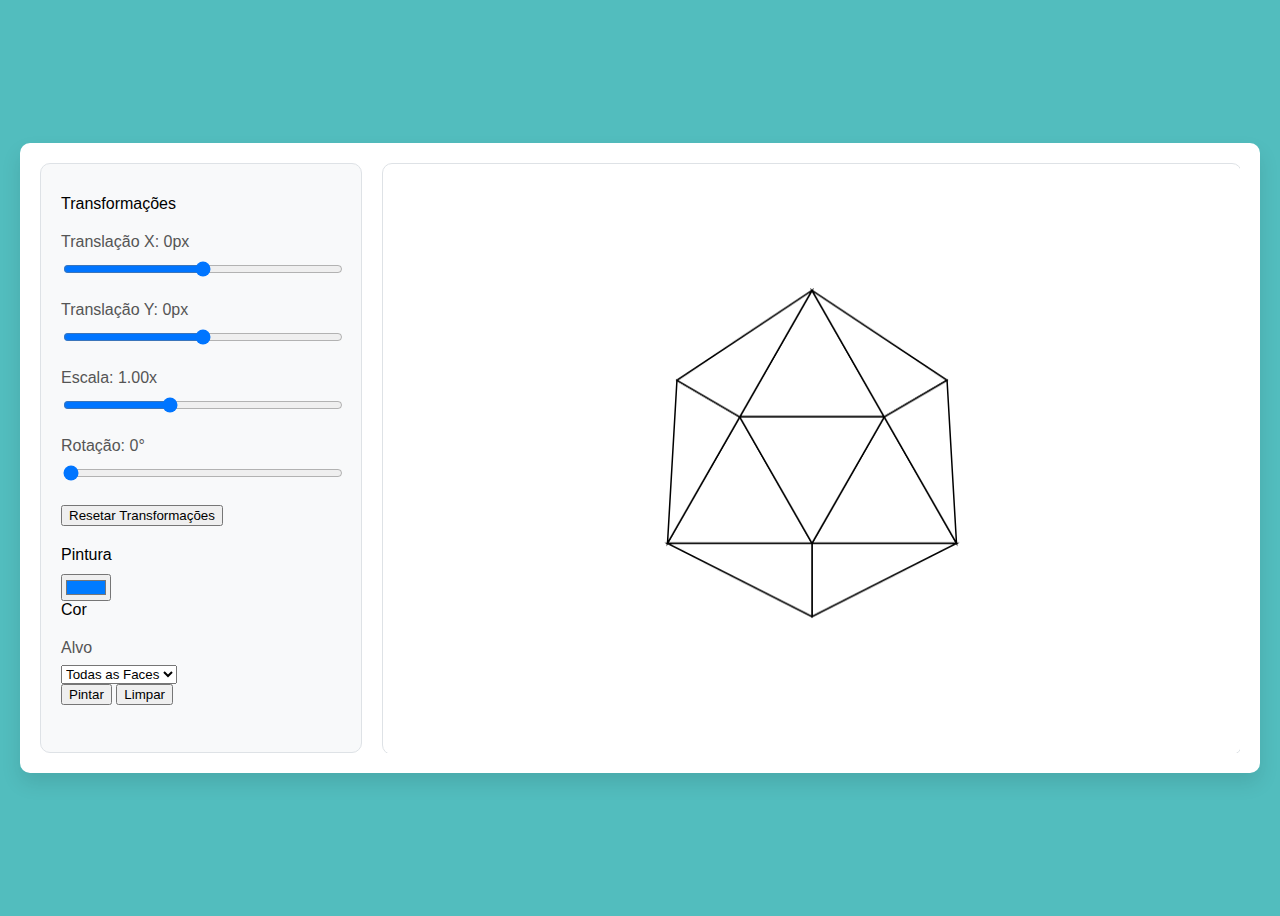
<file: ProjetoICG3bim/index.html>
<!DOCTYPE html>
<html lang="pt-br">
<head>
    <meta charset="UTF-8">
    <meta name="viewport" content="width=device-width, initial-scale=1.0">
    <title>Projeto 3 bim</title>
    <link rel="stylesheet" href="style.css">
    <script src="script.js"></script>
</head>
<body>
    <div class="container">
        <section class="tools-board">
            <div class="row">
                <h3 class="title">Transformações</h3>
                <div class="control-group">
                    <label for="translateX">Translação X: <span id="translateXValue">0</span>px</label>
                    <input type="range" id="translateX" min="-250" max="250" value="0">
                </div>
                <div class="control-group">
                    <label for="translateY">Translação Y: <span id="translateYValue">0</span>px</label>
                    <input class="vertical-slider"type="range" id="translateY" min="-250" max="250" value="0">
                </div>
                <div class="control-group">
                    <label for="scale">Escala: <span id="scaleValue">1.00</span>x</label>
                    <input type="range" id="scale" min="10" max="250" value="100">
                </div>
                <div class="control-group">
                    <label for="rotation">Rotação: <span id="rotationValue">0</span>°</label>
                    <input type="range" id="rotation" min="0" max="360" value="0" step="1">
                </div>
                <div class="control-group">
                    <button id="reset-btn">Resetar Transformações</button>
                </div>
            </div>
            <!-- Controles de Pintura -->
            <div class="row">
                <h3 class="title">Pintura</h3>
                <div class="paint-controls">
                    <div class="color-picker-wrapper">
                        <input type="color" id="color-picker" value="#007bff">
                        <div id="color-display" title="Selecionar cor"></div>
                        <label for="color-picker">Cor</label>
                    </div>
                    <div class="control-group">
                        <label for="face-selector">Alvo</label>
                        <select id="face-selector"></select>
                    </div>
                    <div class="button-group">
                        <button id="paint-btn">Pintar</button>
                        <button id="clear-paint-btn">Limpar</button>
                    </div>
                </div>
            </div>
        </section>
        <section class="drawing-board">
            <canvas id="mainCanvas"></canvas>
        </section>
    </div>
</body>
</html>
</file>
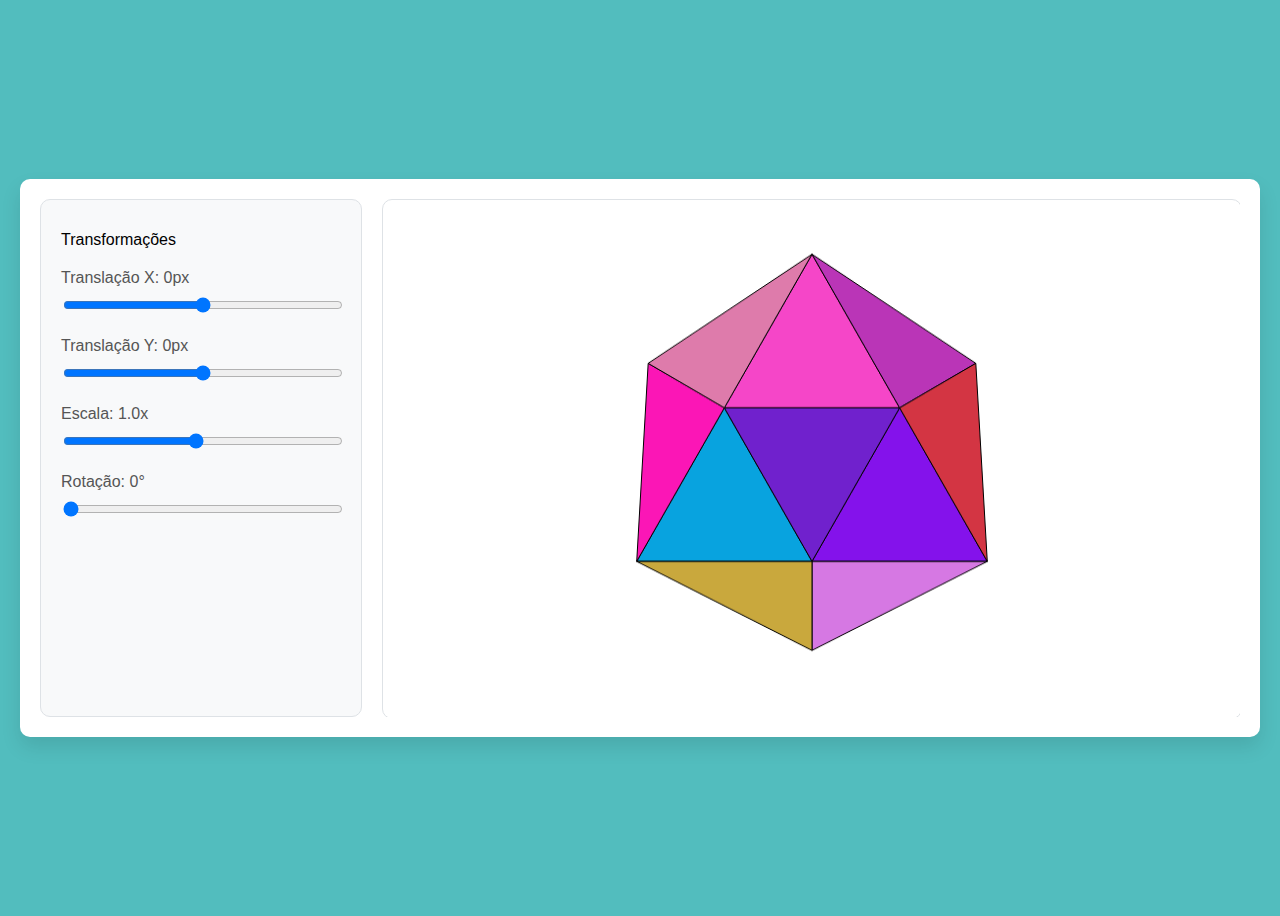
<file: atividade14.html>
<!DOCTYPE html>
<html lang="pt-br">
<head>
    <meta charset="UTF-8">
    <meta name="viewport" content="width=device-width, initial-scale=1.0">
    <title>Atividade 14</title>
    <style>
        body {
            display: flex;
            align-items: center;
            justify-content: center;
            min-height: 100vh;
            background: rgb(82, 189, 190);
            font-family: -apple-system, BlinkMacSystemFont, "Segoe UI", Roboto, Helvetica, Arial, sans-serif;
        }

        .container {
            display: flex;
            width: 95%;
            max-width: 1200px;
            gap: 20px;
            background: #fff;
            border-radius: 10px;
            padding: 20px;
            box-shadow: 0 10px 20px rgba(0, 0, 0, 0.1);
        }

        .tools-board {
            width: 280px;
            padding: 15px 20px;
            border-radius: 10px;
            background: #f8f9fa;
            border: 1px solid #dee2e6;
        }

        .tools-board .row {
            margin-bottom: 20px;
        }

        .row .title {
            font-size: 16px;
            font-weight: 500;
            margin-bottom: 10px;
        }

        .row .options {
            list-style: none;
            margin: 10px 0 0 5px;
            padding: 0;
        }

        .option #color-picker {
            opacity: 0;
            cursor: pointer;
            height: 0;
            width: 0;
        }

        .option #color-display {
            height: 40px;
            width: 40px;
            border-radius: 50%;
            border: 2px solid #fff;
            box-shadow: 0 0 5px rgba(0,0,0,0.2);
            cursor: pointer;
            transition: transform 0.2s;
        }

        .option #color-display:hover {
            transform: scale(1.1);
        }

        .control-group {
            margin-top: 20px;
        }

        .control-group label {
            display: block;
            margin-bottom: 8px;
            font-weight: 500;
            color: #555;
        }

        .control-group input[type="range"] {
            width: 100%;
            cursor: pointer;
        }

        .drawing-board {
            flex: 1;
            overflow: hidden;
        }

        .drawing-board canvas {
            width: 100%;
            height: 100%;
            border-radius: 10px;
            border: 1px solid #dee2e6;
        }
    </style>
</head>
<body>
    <div class="container">
        <section class="tools-board">
            <div class="row">
                <h3 class="title">Transformações</h3>
                <div class="control-group">
                    <label for="translateX">Translação X: <span id="translateXValue">0</span>px</label>
                    <input type="range" id="translateX" min="-200" max="200" value="0">
                </div>
                <div class="control-group">
                    <label for="translateY">Translação Y: <span id="translateYValue">0</span>px</label>
                    <input type="range" id="translateY" min="-200" max="200" value="0">
                </div>
                <div class="control-group">
                    <label for="scale">Escala: <span id="scaleValue">1.0</span>x</label>
                    <input type="range" id="scale" min="10" max="200" value="100">
                </div>
                <div class="control-group">
                    <label for="rotation">Rotação: <span id="rotationValue">0</span>°</label>
                    <input type="range" id="rotation" min="0" max="270" value="0" step="90">
                </div>
            </div>
        </section>
        <section class="drawing-board">
            <canvas id="mainCanvas" width="500" height="500"></canvas>
        </section>
    </div>
    <script>
        document.addEventListener('DOMContentLoaded', () => {
            const canvas = document.getElementById('mainCanvas');
            const ctx = canvas.getContext('2d');
            
            const controls = {
                translateX: document.getElementById('translateX'),
                translateY: document.getElementById('translateY'),
                scale: document.getElementById('scale'),
                rotation: document.getElementById('rotation'),
            };
            const values = {
                translateXValue: document.getElementById('translateXValue'),
                translateYValue: document.getElementById('translateYValue'),
                scaleValue: document.getElementById('scaleValue'),
                rotationValue: document.getElementById('rotationValue'),
            };

            let transformParams = { x: 0, y: 0, s: 1.0, r: 0 };
            let baseVertices = [];
            let faces = [];
            let faceColors = [];

            function resizeCanvas() {
                const board = document.querySelector('.drawing-board');
                canvas.width = board.clientWidth;
                canvas.height = board.clientHeight;
                DesenhaIsocaedro();
            }

            function inicializarIcosaedro() {
                const R_interno = Math.min(canvas.width, canvas.height) / 2.5; 
                const R_externo = R_interno / 1.07;
            
                baseVertices.length = 0;
                faces.length = 0;
                faceColors.length = 0;

                baseVertices.push({ x: 0, y: 0 });

                for (let i = 0; i < 3; i++) {
                    const angle = i * (2 * Math.PI / 3) - (Math.PI / 2);
                    baseVertices.push({ x: Math.cos(angle) * R_interno, y: Math.sin(angle) * R_interno });
                }

                for (let i = 0; i < 3; i++) {
                    const angle = i * (2 * Math.PI / 3) + (Math.PI / 2);
                    baseVertices.push({ x: Math.cos(angle) * (R_interno / 2), y: Math.sin(angle) * (R_interno / 2) });
                }

                for (let i = 0; i < 3; i++) {
                    const angle = i * (2 * Math.PI / 3) + (Math.PI / 2);
                    baseVertices.push({ x: Math.cos(angle) * R_externo, y: Math.sin(angle) * R_externo });
                }

                const allFaceDefinitions = [
                    [1, 5, 6], [2, 6, 4], [4, 5, 3], [4, 5, 6],
                    [1, 9, 6], [2, 4, 7], [3, 4, 7], [5, 3, 8], [5, 1, 8], [6, 9, 2]
                ];
                
                for (const faceDef of allFaceDefinitions) {
                    faces.push(faceDef);
                    faceColors.push(CorRGB_Random());
                }
                DesenhaIsocaedro();
            }

            function isPointInTriangle(p, p0, p1, p2) {
                const s = p0.y * p2.x - p0.x * p2.y + (p2.y - p0.y) * p.x + (p0.x - p2.x) * p.y;
                const t = p0.x * p1.y - p0.y * p1.x + (p0.y - p1.y) * p.x + (p1.x - p0.x) * p.y;
                if ((s < 0) != (t < 0) && s != 0 && t != 0) return false;
                const A = -p1.y * p2.x + p0.y * (p2.x - p1.x) + p0.x * (p1.y - p2.y) + p1.x * p2.y;
                return A < 0 ? (s <= 0 && s + t >= A) : (s >= 0 && s + t <= A);
            }

            function MudarCor(event) {
                const rect = canvas.getBoundingClientRect();
                const clickX = event.clientX - rect.left;
                const clickY = event.clientY - rect.top;
                const transformedVertices = aplicarTransformacoes(
                    JSON.parse(JSON.stringify(baseVertices)), 
                    transformParams.x, transformParams.y, transformParams.r, transformParams.s
                );

                for (let i = faces.length - 1; i >= 0; i--) {
                    const faceVertexIndices = faces[i];
                    if (!faceVertexIndices) continue;
                    const p0 = transformedVertices[faceVertexIndices[0]];
                    const p1 = transformedVertices[faceVertexIndices[1]];
                    const p2 = transformedVertices[faceVertexIndices[2]];

                    if (isPointInTriangle({ x: clickX, y: clickY }, p0, p1, p2)) {
                        faceColors[i] = CorRGB_Random();
                        DesenhaIsocaedro();
                        return;
                    }
                }
            }

            function translacao(points, tx, ty) {
                for (let i = 0; i < points.length; i++) {
                    points[i].x += tx;
                    points[i].y += ty;
                }
                return points;
            }

            function rotacao(points, angulo) {
                const cosA = Math.cos(angulo);
                const sinA = Math.sin(angulo);

                for (let i = 0; i < points[i].length; i++) {
                    
                    // 1. Translate point[i] to origin
                    const tempX = points[i].x - point[0].x;
                    const tempY = points[i].y - point[0].y;

                    // 2. Rotate point[i]
                    const rotatedX = tempX * cosA - tempY * sinA;
                    const rotatedY = tempX * sinA + tempY * cosA;

                    // 3. Translate point[i] back
                    points[i].x = rotatedX +  point[0].x;
                    points[i].y = rotatedY + point[0].y;
                }
                return points;
            }

            function escala(points, esc) {
                for (let i = 0; i < points.length; i++) {
                    points[i].x *= esc;
                    points[i].y *= esc;
                }
                return points;
            }

            function aplicarTransformacoes(points, tx, ty, angulo, esc) {
                points = translacao(points, tx, ty);
                points = rotacao(points, angulo);
                points = escala(points, esc);
                return points;
            }

            function DesenhaIsocaedro() {
                ctx.clearRect(0, 0, canvas.width, canvas.height);
                if (baseVertices.length === 0) return;

                let points = aplicarTransformacoes(
                    JSON.parse(JSON.stringify(baseVertices)), 
                    transformParams.x + canvas.width / 2, 
                    transformParams.y + canvas.height / 2, 
                    transformParams.r, 
                    transformParams.s
                );

                faces.forEach((face, index) => {
                    DesenhaFace(face, points, faceColors[index]);
                });
            }

            function DesenhaFace(faceIndices, points, cor) {
                ctx.beginPath();
                ctx.moveTo(points[faceIndices[0]].x, points[faceIndices[0]].y);
                ctx.lineTo(points[faceIndices[1]].x, points[faceIndices[1]].y);
                ctx.lineTo(points[faceIndices[2]].x, points[faceIndices[2]].y);
                ctx.closePath();
                ctx.fillStyle = cor;
                ctx.fill();
                ctx.strokeStyle = "black";
                ctx.lineWidth = 1;
                ctx.stroke();
            }

            function CorRGB_Random() {
                let r = Math.floor(Math.random() * 256);
                let g = Math.floor(Math.random() * 256);
                let b = Math.floor(Math.random() * 256);
                return `rgb(${r},${g},${b})`;
            }

            function updateDisplayValues() {
                values.translateXValue.textContent = transformParams.x.toFixed(0);
                values.translateYValue.textContent = transformParams.y.toFixed(0);
                values.scaleValue.textContent = transformParams.s.toFixed(2);
                values.rotationValue.textContent = (transformParams.r * 180 / Math.PI).toFixed(0);
            }

            function setupEventListeners() {
                window.addEventListener('resize', resizeCanvas);

                for (const key in controls) {
                    controls[key].addEventListener('input', (e) => {
                        const value = parseFloat(e.target.value);
                        if (key === 'scale') transformParams.s = value / 100.0;
                        else if (key === 'rotation') transformParams.r = value * Math.PI / 180.0;
                        else if (key === 'translateX') transformParams.x = value;
                        else if (key === 'translateY') transformParams.y = value;

                        updateDisplayValues();
                        DesenhaIsocaedro();
                    });
                }

                canvas.addEventListener('click', MudarCor);
            }

            setupEventListeners();
            resizeCanvas();
            inicializarIcosaedro();
        });
    </script>
</body>
</html>
</file>
<file: ProjetoICG3bim/style.css>
/* Estilos gerais e do container principal */
    body {
        display: flex;
        align-items: center;
        justify-content: center;
        min-height: 100vh;
        background: rgb(82, 189, 190);
        font-family: -apple-system, BlinkMacSystemFont, "Segoe UI", Roboto, Helvetica, Arial, sans-serif;
    }

    .container {
        display: flex;
        width: 95%;
        max-width: 1200px;
        gap: 20px;
        background: #fff;
        border-radius: 10px;
        padding: 20px;
        box-shadow: 0 10px 20px rgba(0, 0, 0, 0.1);
    }

    /* Seção de Ferramentas (Esquerda) */
    .tools-board {
        width: 280px;
        padding: 15px 20px;
        border-radius: 10px;
        background: #f8f9fa;
        border: 1px solid #dee2e6;
    }

    .tools-board .row {
        margin-bottom: 20px;
    }

    .row .title {
        font-size: 16px;
        font-weight: 500;
        margin-bottom: 10px;
    }

    .row .options {
        list-style: none;
        margin: 10px 0 0 5px;
        padding: 0;
    }
    
    .options .option {
        display: flex;
        cursor: pointer;
        align-items: center;
        margin-bottom: 10px;
    }
    
    .option #color-picker {
        opacity: 0;
        cursor: pointer;
        height: 0;
        width: 0;
    }
    
    .option #color-display {
        height: 40px;
        width: 40px;
        border-radius: 50%;
        border: 2px solid #fff;
        box-shadow: 0 0 5px rgba(0,0,0,0.2);
        cursor: pointer;
        transition: transform 0.2s;
    }

    .option #color-display:hover {
        transform: scale(1.1);
    }

    /* Estilos para os sliders de transformação */
    .control-group {
        margin-top: 20px;
    }
    
    .control-group label {
        display: block;
        margin-bottom: 8px;
        font-weight: 500;
        color: #555;
    }

    .control-group input[type="range"] {
        width: 100%;
        cursor: pointer;
    }

    /* Seção do Canvas (Direita) */
    .drawing-board {
        flex: 1;
        overflow: hidden;
    }

    .drawing-board canvas {
        width: 100%;
        height: 100%;
        border-radius: 10px;
        border: 1px solid #dee2e6;
    }

    #resetButton {
        width: 100%;
        padding: 8px;
        margin-top: 10px;
        background-color: #4CAF50;
        color: white;
        border: none;
        border-radius: 4px;
        cursor: pointer;
        transition: background-color 0.3s;
    }
    #resetButton:hover {
        background-color: #45a049;
    }
    #newButton {
        width: 100%;
        padding: 8px;
        background-color: #007BFF;
        color: white;
        border: none;
        border-radius: 4px;
        cursor: pointer;
        transition: background-color 0.3s;
    }
    #newButton:hover {
        background-color: #0056b3;
    } 

    #exportButton {
        width: 100%;
        padding: 8px;
        background-color: #6c757d;
        color: white;
        border: none;
        border-radius: 4px;
        cursor: pointer;
        transition: background-color 0.3s;
    }
    #exportButton:hover {
        background-color: #5a6268;
    }

    #importButton {
        width: 100%;
        padding: 8px;
        background-color: #17a2b8;
        color: white;
        border: none;
        border-radius: 4px;
        cursor: pointer;
        transition: background-color 0.3s;
    }
    #importButton:hover {
        background-color: #138496;
    }
</file>
